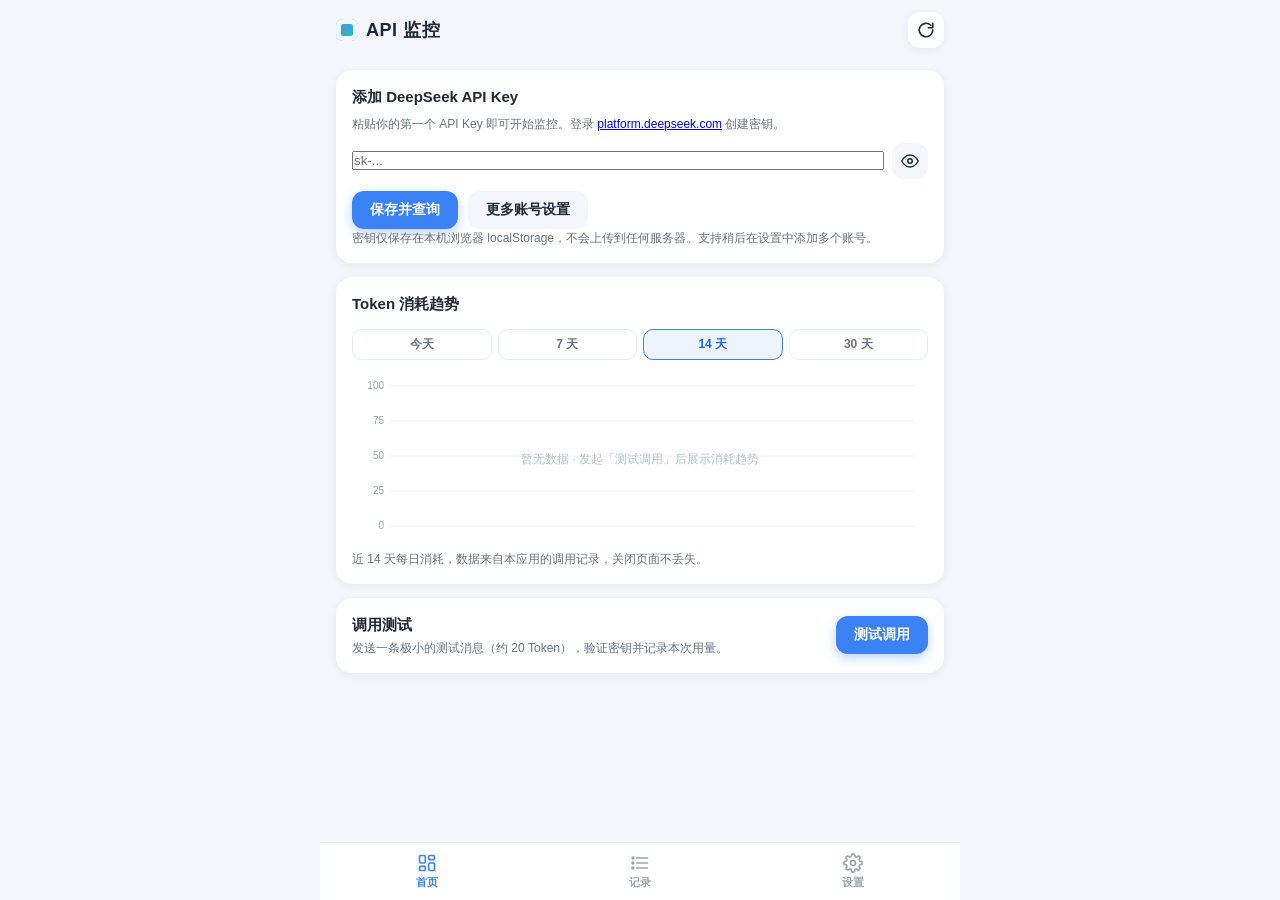
<file: index.html>
<!DOCTYPE html>
<html lang="zh-CN">
<head>
  <meta charset="UTF-8">
  <meta name="viewport" content="width=device-width, initial-scale=1, viewport-fit=cover">
  <meta name="theme-color" content="#3b82f6">
  <meta name="description" content="监测 DeepSeek 大模型 API 的 token 消耗、剩余额度与余额，支持多账号">
  <title>API 监控工具</title>
  <link rel="manifest" href="./manifest.json">
  <link rel="icon" type="image/png" href="./icons/icon-192.png">
  <link rel="apple-touch-icon" href="./icons/apple-touch-icon.png">
  <meta name="mobile-web-app-capable" content="yes">
  <meta name="apple-mobile-web-app-capable" content="yes">
  <meta name="apple-mobile-web-app-status-bar-style" content="default">
  <meta name="apple-mobile-web-app-title" content="API监控">
  <link rel="stylesheet" href="./css/style.css">
</head>
<body>
  <div class="app">

    <!-- 顶栏 -->
    <header class="topbar">
      <div class="topbar-title">
        <span class="logo-dot"></span>
        <h1>API 监控</h1>
      </div>
      <div class="topbar-actions">
        <span id="lastUpdated" class="last-updated"></span>
        <button id="btnRefresh" class="icon-btn" title="刷新额度" aria-label="刷新额度">
          <svg width="18" height="18" viewBox="0 0 24 24" fill="none" stroke="currentColor" stroke-width="2.2" stroke-linecap="round" stroke-linejoin="round">
            <path d="M21 12a9 9 0 1 1-2.64-6.36"/>
            <polyline points="21 3 21 9 15 9"/>
          </svg>
        </button>
      </div>
    </header>

    <main class="content">

      <!-- ========== 首页 ========== -->
      <section id="page-home" class="page active">
        <div id="demoBanner" class="demo-banner hidden">
          演示模式：数据为本地模拟，仅供预览。可在「设置」中关闭。
        </div>

        <!-- 顶部总览：全部账号 -->
        <div id="overviewWrap" class="overview-grid hidden">
          <div class="card overview-card">
            <span class="stat-label">剩余余额（全部账号）</span>
            <span id="ovRemaining" class="stat-value ok">--</span>
            <span id="ovRemainingSub" class="stat-sub muted">--</span>
          </div>
          <div class="card overview-card">
            <span class="stat-label">消费金额（估算）</span>
            <span id="ovCost" class="stat-value">--</span>
            <span id="ovCostSub" class="stat-sub muted">--</span>
          </div>
        </div>

        <!-- 无账号时的快捷录入 -->
        <div id="keyCard" class="card key-card hidden">
          <h2 class="card-title">添加 DeepSeek API Key</h2>
          <p class="muted small">粘贴你的第一个 API Key 即可开始监控。登录 <a href="https://platform.deepseek.com/api_keys" target="_blank" rel="noopener">platform.deepseek.com</a> 创建密钥。</p>
          <div class="input-row">
            <input id="keyInput" type="password" placeholder="sk-..." autocomplete="off" spellcheck="false">
            <button id="btnShowKey" class="icon-btn ghost" title="显示/隐藏" aria-label="显示或隐藏密钥">
              <svg width="18" height="18" viewBox="0 0 24 24" fill="none" stroke="currentColor" stroke-width="2" stroke-linecap="round" stroke-linejoin="round"><path d="M1 12s4-8 11-8 11 8 11 8-4 8-11 8-11-8-11-8z"/><circle cx="12" cy="12" r="3"/></svg>
            </button>
          </div>
          <div class="btn-row">
            <button id="btnSaveKey" class="btn primary">保存并查询</button>
            <button id="btnGotoAccounts2" class="btn ghost">更多账号设置</button>
          </div>
          <p class="muted small">密钥仅保存在本机浏览器 localStorage，不会上传到任何服务器。支持稍后在设置中添加多个账号。</p>
        </div>

        <!-- 账号选择 -->
        <div id="accountRow" class="account-row hidden">
          <select id="accountSelect" class="select" aria-label="选择账号"></select>
          <button id="btnGotoAccounts" class="btn ghost">管理账号</button>
        </div>

        <!-- 当前账号额度概览 -->
        <div id="statsWrap" class="hidden">
          <div class="provider-line">
            <span id="curAccountName" class="provider-name"></span>
            <span id="curModel" class="muted small"></span>
            <button id="btnChangeKey" class="btn-link">更换密钥</button>
          </div>

          <div class="stat-grid">
            <div class="card stat-card">
              <span class="stat-label">本账号余额</span>
              <span id="statRemaining" class="stat-value">--</span>
              <span id="statRemainingSub" class="stat-sub muted">--</span>
            </div>
            <div class="card stat-card">
              <span class="stat-label">已消耗 Token</span>
              <span id="statUsed" class="stat-value">--</span>
              <span id="statUsedSub" class="stat-sub muted">本地统计</span>
            </div>
            <div class="card stat-card">
              <span class="stat-label">总配额</span>
              <span id="statTotal" class="stat-value">--</span>
              <span id="statTotalSub" class="stat-sub muted">--</span>
            </div>
          </div>

          <p id="balanceMeta" class="muted small meta-line"></p>
        </div>

        <!-- 消耗趋势 -->
        <div class="card chart-card">
          <div class="card-head">
            <h2 class="card-title">Token 消耗趋势</h2>
          </div>
          <div class="range-chips" id="rangeChips">
            <button class="range-chip" data-range="1">今天</button>
            <button class="range-chip" data-range="7">7 天</button>
            <button class="range-chip active" data-range="14">14 天</button>
            <button class="range-chip" data-range="30">30 天</button>
          </div>
          <div class="chart-box">
            <canvas id="trendChart" height="180"></canvas>
          </div>
          <p class="muted small" id="chartFootNote">消耗数据来自本应用的调用记录，关闭页面不丢失。</p>
        </div>

        <!-- 测试调用 -->
        <div class="card test-card">
          <div class="test-left">
            <h2 class="card-title">调用测试</h2>
            <p class="muted small">发送一条极小的测试消息（约 20 Token），验证密钥并记录本次用量。</p>
          </div>
          <button id="btnTestCall" class="btn primary">测试调用</button>
        </div>
      </section>

      <!-- ========== 记录页 ========== -->
      <section id="page-records" class="page">
        <div class="summary-grid">
          <div class="card sum-card"><span class="stat-label">今日消耗</span><span id="recToday" class="stat-value sm">0</span></div>
          <div class="card sum-card"><span class="stat-label">累计消耗</span><span id="recTotal" class="stat-value sm">0</span></div>
          <div class="card sum-card"><span class="stat-label">调用次数</span><span id="recCount" class="stat-value sm">0</span></div>
        </div>

        <div class="toolbar">
          <select id="recFilter" class="select" aria-label="筛选账号"></select>
          <button id="btnExport" class="btn ghost">导出 CSV</button>
          <button id="btnClearLogs" class="btn ghost danger">清空</button>
        </div>

        <div id="logList" class="log-list"></div>
        <div id="logEmpty" class="empty hidden">
          <p>暂无消耗记录</p>
          <p class="muted small">在首页发起「测试调用」后，每次调用的 token 用量会记录在这里。</p>
        </div>
      </section>

      <!-- ========== 设置页 ========== -->
      <section id="page-settings" class="page">
        <div class="card">
          <div class="card-head">
            <h2 class="card-title">API 账号（DeepSeek）</h2>
            <button id="btnAddAccount" class="btn-link">＋ 添加账号</button>
          </div>
          <div id="accountList"></div>
          <p class="muted small">每个账号对应一个 DeepSeek API Key，可同时添加多个并随时切换。API 地址与测试模型留空即使用官方默认。</p>
        </div>

        <div class="card">
          <h2 class="card-title">消费估算单价（元 / 百万 Token）</h2>
          <div id="priceList"></div>
          <p class="muted small">顶部「消费金额」= 每次调用的 缓存命中输入 × 命中价 + 缓存未命中输入 × 未命中价 + 输出 × 输出价，按该次调用的模型匹配上表，未匹配到时按第一行计。</p>
          <p class="muted small">官方价分高峰/空闲时段（高峰为工作日 9:00-12:00、14:00-18:00，空闲约为高峰一半）。上表默认填<strong>高峰价</strong>（保守估算）。官方空闲价参考：deepseek-flash 命中 0.02 / 未命中 1 / 输出 4；deepseek-v4-pro 命中 0.15 / 未命中 4.5 / 输出 13.5。来源：api-docs.deepseek.com/zh-cn/quick_start/pricing</p>
        </div>

        <div class="card">
          <h2 class="card-title">刷新与告警</h2>
          <label class="field">
            <span>自动刷新间隔</span>
            <select id="setRefresh" class="select">
              <option value="0">仅手动刷新</option>
              <option value="1">每 1 分钟</option>
              <option value="5">每 5 分钟</option>
              <option value="15">每 15 分钟</option>
              <option value="30">每 30 分钟</option>
              <option value="60">每 60 分钟</option>
            </select>
          </label>
          <label class="switch-row">
            <span>余额告警提醒</span>
            <input id="setAlert" type="checkbox" class="switch">
          </label>
          <label class="field">
            <span>告警阈值（账号剩余余额低于此值时弹窗，元）</span>
            <input id="setThreshold" type="number" min="0" step="0.01" placeholder="10">
          </label>
        </div>

        <div class="card">
          <h2 class="card-title">存储与数据</h2>
          <label class="switch-row">
            <span>记住密钥（保存到本机浏览器缓存）</span>
            <input id="setRemember" type="checkbox" class="switch">
          </label>
          <label class="switch-row">
            <span>演示模式（无密钥预览界面与图表）</span>
            <input id="setDemo" type="checkbox" class="switch">
          </label>
          <label class="field">
            <span>跨域代理前缀（可选）</span>
            <input id="setProxy" type="url" placeholder="https://your-proxy.example.com/" spellcheck="false">
            <em class="muted small">若浏览器提示跨域(CORS)失败，可将此地址设为任意兼容代理。</em>
          </label>
          <div class="btn-row wrap">
            <button id="btnSaveSettings" class="btn primary">保存设置</button>
            <button id="btnTestConn" class="btn ghost">测试当前账号连接</button>
            <button id="btnExport2" class="btn ghost">导出记录 CSV</button>
            <button id="btnClearLogs2" class="btn ghost danger">清空消耗记录</button>
            <button id="btnResetAll" class="btn ghost danger">清除全部数据</button>
          </div>
          <p class="muted small">所有数据（密钥、记录、设置）只存在本机浏览器 localStorage，清除浏览器数据或清除全部数据后不可恢复。</p>
        </div>

        <p class="version muted small">API 监控工具 v1.2.0 · 纯前端离线应用</p>
      </section>
    </main>

    <!-- 底部导航 -->
    <nav class="tabbar">
      <button class="tab active" data-page="home">
        <svg width="20" height="20" viewBox="0 0 24 24" fill="none" stroke="currentColor" stroke-width="2" stroke-linecap="round" stroke-linejoin="round"><rect x="3" y="3" width="7" height="9" rx="1.5"/><rect x="14" y="3" width="7" height="5" rx="1.5"/><rect x="14" y="12" width="7" height="9" rx="1.5"/><rect x="3" y="16" width="7" height="5" rx="1.5"/></svg>
        <span>首页</span>
      </button>
      <button class="tab" data-page="records">
        <svg width="20" height="20" viewBox="0 0 24 24" fill="none" stroke="currentColor" stroke-width="2" stroke-linecap="round" stroke-linejoin="round"><path d="M8 6h13M8 12h13M8 18h13"/><circle cx="3.5" cy="6" r="1"/><circle cx="3.5" cy="12" r="1"/><circle cx="3.5" cy="18" r="1"/></svg>
        <span>记录</span>
      </button>
      <button class="tab" data-page="settings">
        <svg width="20" height="20" viewBox="0 0 24 24" fill="none" stroke="currentColor" stroke-width="2" stroke-linecap="round" stroke-linejoin="round"><circle cx="12" cy="12" r="3"/><path d="M19.4 15a1.7 1.7 0 0 0 .34 1.87l.06.06a2 2 0 1 1-2.83 2.83l-.06-.06a1.7 1.7 0 0 0-1.87-.34 1.7 1.7 0 0 0-1 1.55V21a2 2 0 1 1-4 0v-.09a1.7 1.7 0 0 0-1-1.55 1.7 1.7 0 0 0-1.87.34l-.06.06a2 2 0 1 1-2.83-2.83l.06-.06a1.7 1.7 0 0 0 .34-1.87 1.7 1.7 0 0 0-1.55-1H3a2 2 0 1 1 0-4h.09a1.7 1.7 0 0 0 1.55-1 1.7 1.7 0 0 0-.34-1.87l-.06-.06a2 2 0 1 1 2.83-2.83l.06.06a1.7 1.7 0 0 0 1.87.34h.09a1.7 1.7 0 0 0 1-1.55V3a2 2 0 1 1 4 0v.09a1.7 1.7 0 0 0 1 1.55h.09a1.7 1.7 0 0 0 1.87-.34l.06-.06a2 2 0 1 1 2.83 2.83l-.06.06a1.7 1.7 0 0 0-.34 1.87v.09a1.7 1.7 0 0 0 1.55 1H21a2 2 0 1 1 0 4h-.09a1.7 1.7 0 0 0-1.51 1z"/></svg>
        <span>设置</span>
      </button>
    </nav>
  </div>

  <!-- 告警弹窗 -->
  <div id="alertModal" class="modal-mask hidden" role="dialog" aria-modal="true">
    <div class="modal">
      <div class="modal-icon">⚠️</div>
      <h3>余额告警</h3>
      <p id="alertText"></p>
      <div class="btn-row center">
        <button id="btnAlertClose" class="btn ghost">知道了</button>
        <button id="btnAlertGoto" class="btn primary">调整阈值</button>
      </div>
    </div>
  </div>

  <!-- 轻提示 -->
  <div id="toast" class="toast hidden"></div>

  <script src="./js/store.js"></script>
  <script src="./js/providers.js"></script>
  <script src="./js/chart.js"></script>
  <script src="./js/app.js"></script>
</body>
</html>
</file>
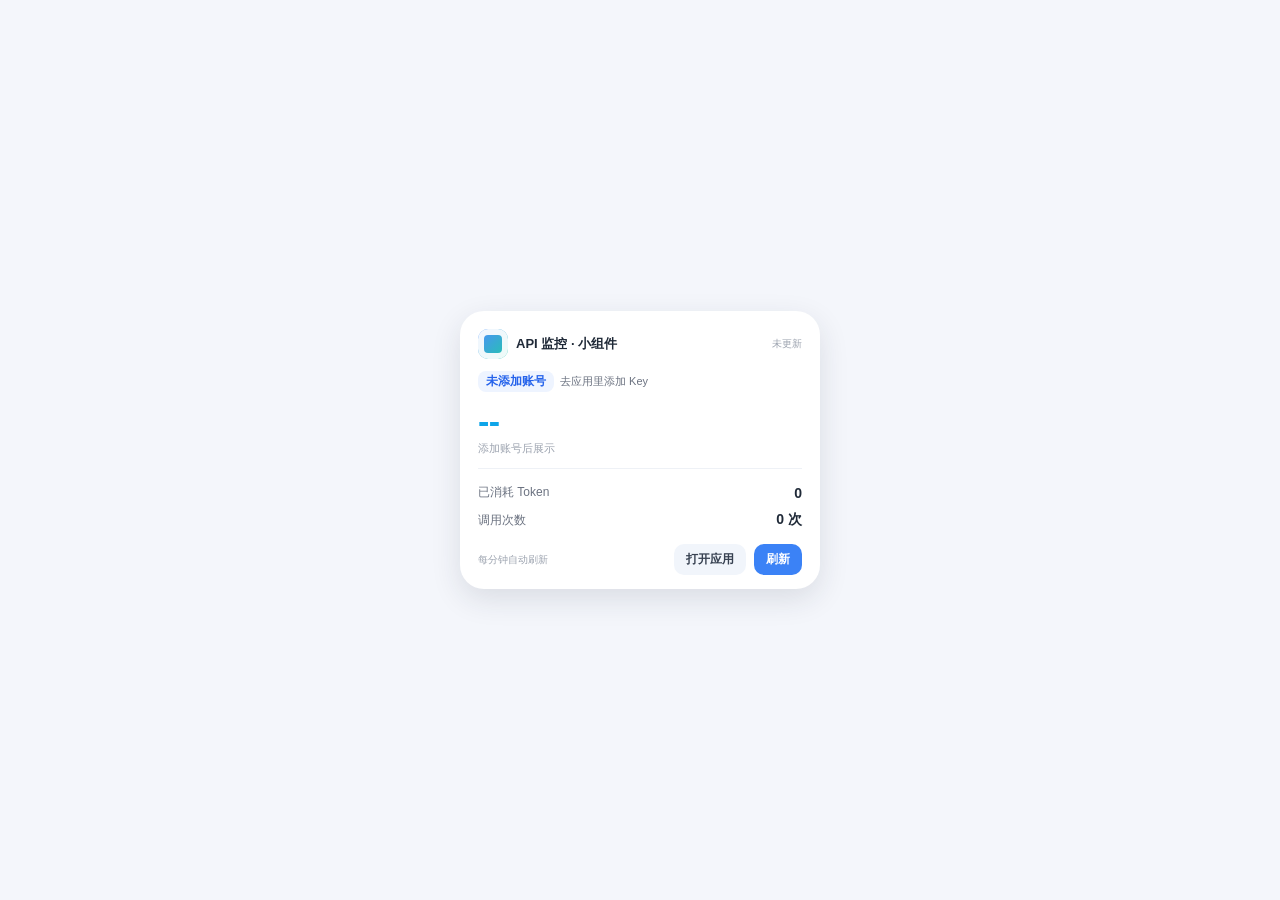
<file: widget.html>
<!DOCTYPE html>
<html lang="zh-CN">
<head>
  <meta charset="UTF-8">
  <meta name="viewport" content="width=device-width, initial-scale=1, viewport-fit=cover">
  <meta name="theme-color" content="#3b82f6">
  <title>小组件 · API 监控</title>
  <link rel="manifest" href="./manifest.json">
  <link rel="icon" type="image/png" href="./icons/icon-192.png">
  <style>
    * { margin: 0; padding: 0; box-sizing: border-box; -webkit-tap-highlight-color: transparent; }
    body {
      font-family: -apple-system, BlinkMacSystemFont, "PingFang SC", "HarmonyOS Sans SC",
        "Microsoft YaHei", "Segoe UI", Roboto, sans-serif;
      background: #f4f6fb;
      min-height: 100dvh;
      display: flex; align-items: center; justify-content: center;
      padding: 16px;
    }
    .widget {
      width: 100%; max-width: 360px;
      background: #fff; border-radius: 24px; padding: 18px 18px 14px;
      box-shadow: 0 10px 30px rgba(31, 41, 55, .12);
    }
    .w-head { display: flex; align-items: center; gap: 8px; margin-bottom: 12px; }
    .w-logo {
      width: 30px; height: 30px; border-radius: 10px; flex: none;
      background: linear-gradient(135deg, #4f8cff, #21c8a8);
      box-shadow: inset 0 0 0 6px rgba(255,255,255,.92);
    }
    .w-title { font-size: 13px; font-weight: 700; color: #1f2937; flex: 1; }
    .w-time { font-size: 10px; color: #9ca3af; }
    .w-provider {
      display: inline-block; font-size: 12px; font-weight: 700; color: #2563eb;
      background: #eef4ff; border-radius: 8px; padding: 2px 8px; margin-bottom: 10px;
    }
    .w-model { font-size: 11px; color: #6b7280; margin-left: 6px; }
    .w-remaining { font-size: 34px; font-weight: 800; color: #0ea5e9; letter-spacing: -.5px; line-height: 1.15; }
    .w-remaining.low { color: #ef4444; }
    .w-remaining-label { font-size: 11px; color: #9ca3af; margin-bottom: 12px; }
    .w-rows { border-top: 1px solid #eef1f6; padding-top: 10px; }
    .w-row { display: flex; justify-content: space-between; align-items: center; padding: 5px 0; }
    .w-row-label { font-size: 12px; color: #6b7280; }
    .w-row-value { font-size: 14px; font-weight: 700; color: #1f2937; }
    .w-foot { display: flex; align-items: center; justify-content: space-between; margin-top: 10px; }
    .w-note { font-size: 10px; color: #9ca3af; }
    .w-actions { display: flex; gap: 8px; }
    .w-btn {
      border: none; border-radius: 10px; padding: 7px 12px; font-size: 12px;
      font-weight: 600; cursor: pointer; background: #f1f5fb; color: #374151;
    }
    .w-btn.primary { background: #3b82f6; color: #fff; }
    .w-btn:disabled { opacity: .6; }
    .w-error { font-size: 11px; color: #ef4444; margin-top: 8px; display: none; }
    .w-demo { font-size: 10px; color: #b45309; background: #fff7e6; border-radius: 8px;
      padding: 2px 8px; display: inline-block; margin-bottom: 8px; }
  </style>
</head>
<body>
  <div class="widget">
    <div class="w-head">
      <div class="w-logo"></div>
      <span class="w-title">API 监控 · 小组件</span>
      <span class="w-time" id="wTime">--</span>
    </div>
    <div id="wDemo" class="w-demo" style="display:none">演示数据</div>
    <div>
      <span class="w-provider" id="wProvider">--</span><span class="w-model" id="wModel"></span>
    </div>
    <div class="w-remaining" id="wRemaining">--</div>
    <div class="w-remaining-label" id="wRemainingLabel">剩余额度</div>
    <div class="w-rows">
      <div class="w-row">
        <span class="w-row-label">已消耗 Token</span>
        <span class="w-row-value" id="wUsed">--</span>
      </div>
      <div class="w-row">
        <span class="w-row-label">调用次数</span>
        <span class="w-row-value" id="wCount">--</span>
      </div>
    </div>
    <div class="w-error" id="wError"></div>
    <div class="w-foot">
      <span class="w-note">每分钟自动刷新</span>
      <div class="w-actions">
        <button class="w-btn" id="wOpen">打开应用</button>
        <button class="w-btn primary" id="wRefresh">刷新</button>
      </div>
    </div>
  </div>

  <script src="./js/store.js"></script>
  <script src="./js/providers.js"></script>
  <script src="./js/widget.js"></script>
</body>
</html>
</file>
<file: css/style.css>
/* ==========================================================
   API 监控工具 · 浅色主题 · 移动优先
   ========================================================== */
:root {
  --bg: #f4f6fb;
  --card: #ffffff;
  --primary: #3b82f6;
  --primary-deep: #2563eb;
  --accent: #14b8a6;
  --danger: #ef4444;
  --warn: #f59e0b;
  --text: #1f2937;
  --text-2: #6b7280;
  --text-3: #9ca3af;
  --line: #e8ecf3;
  --shadow: 0 2px 10px rgba(31, 41, 55, .06);
  --radius: 16px;
  --tabbar-h: 58px;
}

* { margin: 0; padding: 0; box-sizing: border-box; -webkit-tap-highlight-color: transparent; }

html, body { height: 100%; }

body {
  font-family: -apple-system, BlinkMacSystemFont, "PingFang SC", "HarmonyOS Sans SC",
    "Microsoft YaHei", "Segoe UI", Roboto, sans-serif;
  background: var(--bg);
  color: var(--text);
  font-size: 15px;
  line-height: 1.5;
  overscroll-behavior-y: none;
}

button { font-family: inherit; }

.app { max-width: 640px; margin: 0 auto; min-height: 100dvh; display: flex; flex-direction: column; }

/* ---------- 顶栏 ---------- */
.topbar {
  position: sticky; top: 0; z-index: 20;
  display: flex; align-items: center; justify-content: space-between;
  padding: calc(env(safe-area-inset-top, 0px) + 12px) 16px 12px;
  background: rgba(244, 246, 251, .85);
  backdrop-filter: blur(12px); -webkit-backdrop-filter: blur(12px);
}
.topbar-title { display: flex; align-items: center; gap: 8px; }
.topbar-title h1 { font-size: 18px; font-weight: 700; letter-spacing: .5px; }
.logo-dot {
  width: 22px; height: 22px; border-radius: 7px; flex: none;
  background: linear-gradient(135deg, #4f8cff, #21c8a8);
  box-shadow: inset 0 0 0 5px rgba(255,255,255,.92);
}
.topbar-actions { display: flex; align-items: center; gap: 10px; }
.last-updated { font-size: 11px; color: var(--text-3); }

.icon-btn {
  display: inline-flex; align-items: center; justify-content: center;
  width: 36px; height: 36px; border: none; border-radius: 12px;
  background: var(--card); color: var(--text); box-shadow: var(--shadow);
  cursor: pointer; transition: transform .15s;
}
.icon-btn:active { transform: scale(.9); }
.icon-btn.ghost { background: var(--bg); box-shadow: none; }
.icon-btn.spinning svg { animation: spin 1s linear infinite; }
@keyframes spin { to { transform: rotate(360deg); } }

/* ---------- 内容区 ---------- */
.content {
  flex: 1;
  padding: 4px 16px calc(var(--tabbar-h) + env(safe-area-inset-bottom, 0px) + 20px);
}
.page { display: none; animation: fadeIn .2s ease; }
.page.active { display: block; }
@keyframes fadeIn { from { opacity: 0; transform: translateY(6px); } to { opacity: 1; transform: none; } }

/* ---------- 卡片 ---------- */
.card {
  background: var(--card); border-radius: var(--radius);
  padding: 16px; box-shadow: var(--shadow); margin-bottom: 14px;
}
.card-title { font-size: 15px; font-weight: 700; margin-bottom: 6px; }
.card-head { display: flex; align-items: baseline; justify-content: space-between; gap: 8px; }

.muted { color: var(--text-2); }
.small { font-size: 12px; }
.hidden { display: none !important; }

/* ---------- 演示横幅 ---------- */
.demo-banner {
  background: #fff7e6; color: #92600a; border: 1px solid #ffe3ad;
  border-radius: 12px; padding: 8px 12px; font-size: 12px; margin-bottom: 12px;
}

/* ---------- 供应商切换 chips ---------- */
.chips { display: flex; gap: 8px; margin-bottom: 14px; }
.chip {
  flex: 1; padding: 10px 0; border: 1.5px solid var(--line); border-radius: 12px;
  background: var(--card); color: var(--text-2); font-size: 14px; font-weight: 600;
  cursor: pointer; transition: all .15s;
}
.chip.active {
  border-color: var(--primary); color: var(--primary-deep);
  background: #eef4ff;
}

/* ---------- 密钥卡片 ---------- */
.key-card .input-row { margin: 10px 0 12px; }
.input-row { display: flex; gap: 8px; align-items: center; }
.input-row input { flex: 1; min-width: 0; }
.btn-row { display: flex; align-items: center; gap: 10px; }
.btn-row.center { justify-content: center; }
.btn-row.wrap { flex-wrap: wrap; }

.btn {
  border: none; border-radius: 12px; padding: 10px 18px;
  font-size: 14px; font-weight: 600; cursor: pointer; transition: transform .15s, opacity .15s;
}
.btn:active { transform: scale(.96); }
.btn:disabled { opacity: .5; cursor: default; }
.btn.primary { background: var(--primary); color: #fff; box-shadow: 0 4px 12px rgba(59,130,246,.35); }
.btn.primary:active { background: var(--primary-deep); }
.btn.ghost { background: var(--bg); color: var(--text); }
.btn.ghost.danger { color: var(--danger); }
.btn-link {
  background: none; border: none; color: var(--primary); font-size: 13px;
  font-weight: 600; cursor: pointer; text-decoration: none; padding: 4px 2px;
}

/* ---------- 统计卡片 ---------- */
.provider-line {
  display: flex; align-items: center; gap: 8px; margin: 2px 2px 10px;
}
.provider-name { font-size: 14px; font-weight: 700; }
.provider-line .btn-link { margin-left: auto; }

.stat-grid { display: grid; grid-template-columns: repeat(3, 1fr); gap: 10px; }
.stat-card {
  display: flex; flex-direction: column; gap: 2px; padding: 14px 12px; margin: 0;
}
.stat-label { font-size: 11px; color: var(--text-2); white-space: nowrap; }
.stat-value {
  font-size: 22px; font-weight: 800; letter-spacing: -.3px;
  color: var(--text); word-break: break-all; line-height: 1.25;
}
.stat-value.sm { font-size: 18px; }
.stat-value.remain-ok { color: #0ea5e9; }
.stat-value.remain-low { color: var(--danger); }
.stat-sub { font-size: 10px; }
.meta-line { margin: 10px 4px 0; }

/* ---------- 图表 ---------- */
.chart-card .card-head { margin-bottom: 8px; }
.chart-box { position: relative; width: 100%; }
.chart-box canvas { display: block; width: 100%; height: 180px; touch-action: pan-y; }
.chart-tip {
  position: absolute; pointer-events: none; z-index: 5;
  background: rgba(31, 41, 55, .92); color: #fff; font-size: 11px;
  padding: 5px 9px; border-radius: 8px; white-space: nowrap;
  transform: translate(-50%, -120%); display: none;
}

/* ---------- 测试调用 ---------- */
.test-card { display: flex; align-items: center; gap: 12px; }
.test-left { flex: 1; }
.test-left .card-title { margin-bottom: 2px; }

/* ---------- 记录页 ---------- */
.summary-grid { display: grid; grid-template-columns: repeat(3, 1fr); gap: 10px; margin-bottom: 14px; }
.sum-card { padding: 12px; margin: 0; display: flex; flex-direction: column; gap: 2px; }

.toolbar { display: flex; gap: 8px; align-items: center; margin-bottom: 12px; }
.toolbar .select { flex: 1; }
.toolbar .btn { padding: 9px 14px; }

.select {
  appearance: none; -webkit-appearance: none;
  border: 1.5px solid var(--line); border-radius: 12px; background: var(--card);
  padding: 10px 30px 10px 12px; font-size: 14px; color: var(--text); font-family: inherit;
  background-image: url("data:image/svg+xml,%3Csvg xmlns='http://www.w3.org/2000/svg' width='12' height='12' viewBox='0 0 24 24' fill='none' stroke='%236b7280' stroke-width='2.5' stroke-linecap='round'%3E%3Cpath d='M6 9l6 6 6-6'/%3E%3C/svg%3E");
  background-repeat: no-repeat; background-position: right 12px center;
}

.log-list { display: flex; flex-direction: column; gap: 8px; }
.log-row {
  background: var(--card); border-radius: 14px; padding: 12px 14px;
  box-shadow: var(--shadow); display: flex; align-items: center; gap: 10px;
}
.log-main { flex: 1; min-width: 0; }
.log-model { font-size: 14px; font-weight: 600; display: block; overflow: hidden; text-overflow: ellipsis; white-space: nowrap; }
.log-note { font-size: 11px; color: var(--text-2); }
.log-note.tag { color: var(--accent); }
.log-right { text-align: right; flex: none; }
.log-tokens { font-size: 14px; font-weight: 700; }
.log-tokens .up { color: var(--primary); font-weight: 500; font-size: 11px; }
.log-tokens .down { color: var(--accent); font-weight: 500; font-size: 11px; }
.log-time { font-size: 11px; color: var(--text-3); }

.empty { text-align: center; padding: 48px 0 24px; color: var(--text-2); }

/* ---------- 设置页 ---------- */
.field { display: block; margin: 14px 0; }
.field > span { display: block; font-size: 13px; color: var(--text-2); margin-bottom: 6px; font-weight: 600; }
.field > em { display: block; font-style: normal; margin-top: 6px; }
.field input {
  width: 100%; border: 1.5px solid var(--line); border-radius: 12px;
  padding: 11px 12px; font-size: 14px; color: var(--text); background: var(--bg);
  outline: none; transition: border-color .15s; font-family: inherit;
}
.field input:focus { border-color: var(--primary); background: var(--card); }
.field input::placeholder { color: var(--text-3); }

.switch-row {
  display: flex; align-items: center; justify-content: space-between;
  padding: 13px 0; font-size: 14px; font-weight: 600;
  border-bottom: 1px solid var(--line); cursor: pointer;
}
.card .switch-row:last-of-type { border-bottom: none; }

/* 开关 */
.switch { appearance: none; -webkit-appearance: none; width: 46px; height: 27px; border-radius: 14px;
  background: #d7dde7; position: relative; cursor: pointer; transition: background .2s; flex: none; }
.switch::after { content: ""; position: absolute; top: 3px; left: 3px; width: 21px; height: 21px;
  border-radius: 50%; background: #fff; box-shadow: 0 1px 4px rgba(0,0,0,.2); transition: left .2s; }
.switch:checked { background: var(--primary); }
.switch:checked::after { left: 22px; }

.version { text-align: center; margin: 6px 0 12px; }

/* ---------- 底部导航 ---------- */
.tabbar {
  position: fixed; bottom: 0; left: 50%; transform: translateX(-50%);
  width: 100%; max-width: 640px; height: calc(var(--tabbar-h) + env(safe-area-inset-bottom, 0px));
  padding-bottom: env(safe-area-inset-bottom, 0px);
  background: rgba(255, 255, 255, .92);
  backdrop-filter: blur(14px); -webkit-backdrop-filter: blur(14px);
  border-top: 1px solid var(--line);
  display: flex; z-index: 30;
}
.tab {
  flex: 1; border: none; background: none; cursor: pointer;
  display: flex; flex-direction: column; align-items: center; justify-content: center; gap: 2px;
  color: var(--text-3); font-size: 11px; font-weight: 600;
}
.tab.active { color: var(--primary); }

/* ---------- 弹窗 ---------- */
.modal-mask {
  position: fixed; inset: 0; z-index: 60; background: rgba(15, 23, 42, .45);
  display: flex; align-items: center; justify-content: center; padding: 28px;
  animation: fadeIn .18s ease;
}
.modal {
  background: var(--card); border-radius: 20px; padding: 24px 20px 18px;
  width: 100%; max-width: 340px; text-align: center;
  animation: pop .22s cubic-bezier(.34, 1.56, .64, 1);
}
@keyframes pop { from { transform: scale(.85); opacity: 0; } to { transform: scale(1); opacity: 1; } }
.modal-icon { font-size: 40px; margin-bottom: 6px; }
.modal h3 { font-size: 17px; margin-bottom: 8px; }
.modal p { font-size: 13px; color: var(--text-2); margin-bottom: 18px; word-break: break-all; }
.modal .btn { flex: 1; }

/* ---------- Toast ---------- */
.toast {
  position: fixed; left: 50%; bottom: calc(var(--tabbar-h) + env(safe-area-inset-bottom, 0px) + 18px);
  transform: translateX(-50%); z-index: 70;
  background: rgba(31, 41, 55, .92); color: #fff; font-size: 13px;
  padding: 9px 18px; border-radius: 20px; max-width: 86vw; text-align: center;
  animation: toastIn .2s ease; pointer-events: none;
}
@keyframes toastIn { from { opacity: 0; transform: translate(-50%, 8px); } to { opacity: 1; transform: translate(-50%, 0); } }

/* ---------- 顶部总览（全部账号） ---------- */
.overview-grid { display: grid; grid-template-columns: 1fr 1fr; gap: 10px; margin-bottom: 12px; }
.overview-card { padding: 14px; margin: 0; display: flex; flex-direction: column; gap: 2px; }
.overview-card .stat-value { font-size: 24px; }
.overview-card .stat-value.ok { color: #0ea5e9; }
.overview-card .stat-sub { font-size: 10px; white-space: normal; line-height: 1.4; }

/* ---------- 账号选择行 ---------- */
.account-row { display: flex; gap: 8px; margin-bottom: 14px; }
.account-row .select { flex: 1; min-width: 0; }
.account-row .btn { flex: none; }

/* ---------- 图表时间范围 ---------- */
.range-chips { display: flex; gap: 6px; margin-bottom: 10px; }
.range-chip {
  flex: 1; padding: 6px 0; border: 1.5px solid var(--line); border-radius: 10px;
  background: var(--card); color: var(--text-2); font-size: 12px; font-weight: 600;
  cursor: pointer; transition: all .15s;
}
.range-chip.active { border-color: var(--primary); color: var(--primary-deep); background: #eef4ff; }

/* ---------- 设置页账号编辑 ---------- */
.acct-item {
  border: 1.5px solid var(--line); border-radius: 14px;
  padding: 12px; margin: 10px 0; background: var(--bg);
}
.acct-head { display: flex; align-items: center; justify-content: space-between; margin-bottom: 2px; }
.acct-title { font-size: 14px; font-weight: 700; }
.btn-link.danger { color: var(--danger); }
.field-pair { display: grid; grid-template-columns: 1fr 1fr; gap: 10px; }
.field.half { margin: 10px 0 0; }
@media (max-width: 360px) { .field-pair { grid-template-columns: 1fr; } }

/* ---------- 设置页价格表 ---------- */
.price-item {
  border: 1.5px solid var(--line); border-radius: 14px;
  padding: 12px; margin: 10px 0; background: var(--bg);
}
.price-head { display: flex; align-items: center; gap: 8px; }
.price-head .price-model {
  flex: 1; min-width: 0; border: 1.5px solid var(--line); border-radius: 10px;
  padding: 8px 10px; font-size: 13px; font-weight: 700; color: var(--text);
  background: var(--card); outline: none; font-family: inherit;
}
.price-head .price-model:focus { border-color: var(--primary); }
.price-tag {
  flex: none; font-size: 10px; font-weight: 700; color: var(--primary-deep);
  background: #eef4ff; border-radius: 6px; padding: 2px 7px;
}
.price-grid .field.half { margin-top: 10px; }
.price-grid .field span { font-size: 11px; }
.price-grid .field input { padding: 8px 10px; font-size: 13px; }

/* ---------- 小屏适配 ---------- */
@media (max-width: 360px) {
  .stat-value { font-size: 18px; }
  .stat-card { padding: 12px 10px; }
  .btn { padding: 10px 14px; }
}

/* ---------- 桌面端微调 ---------- */
@media (min-width: 500px) {
  body { font-size: 15.5px; }
  .content { padding-top: 10px; }
}
</file>
